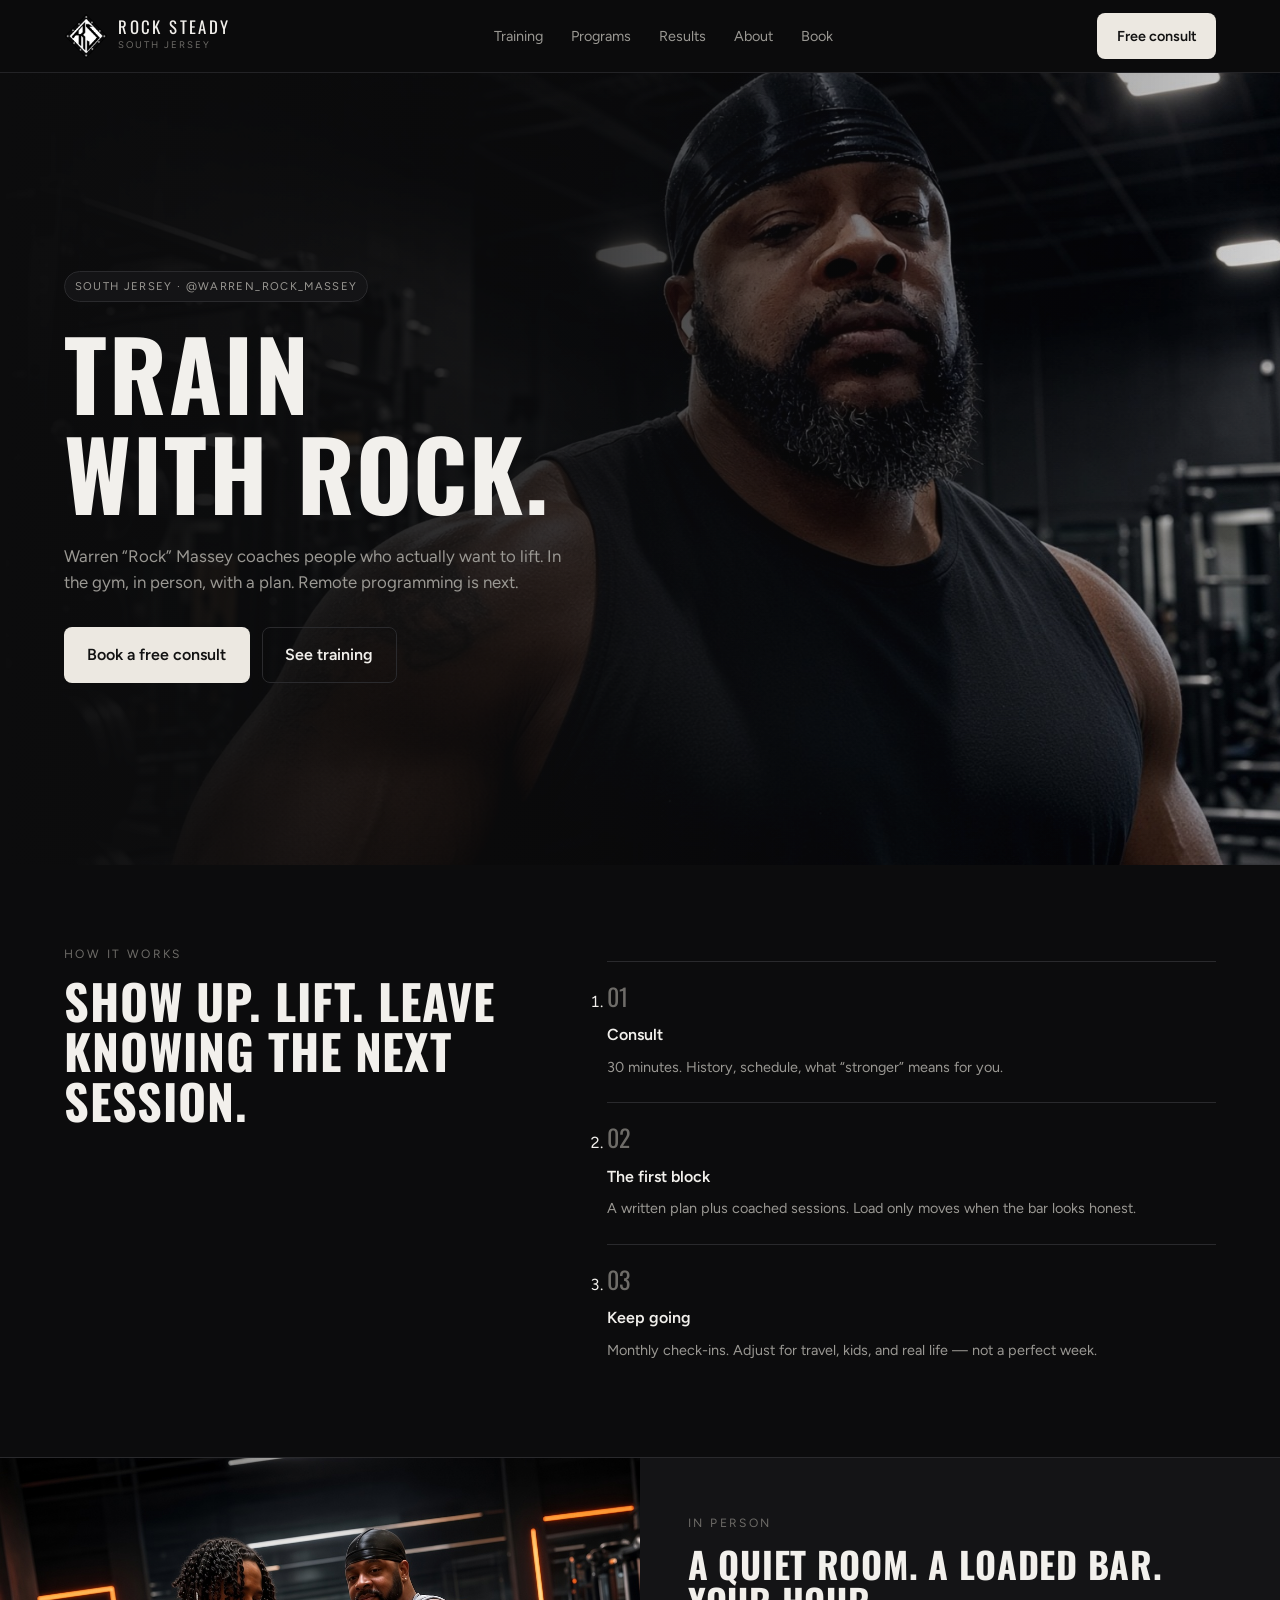
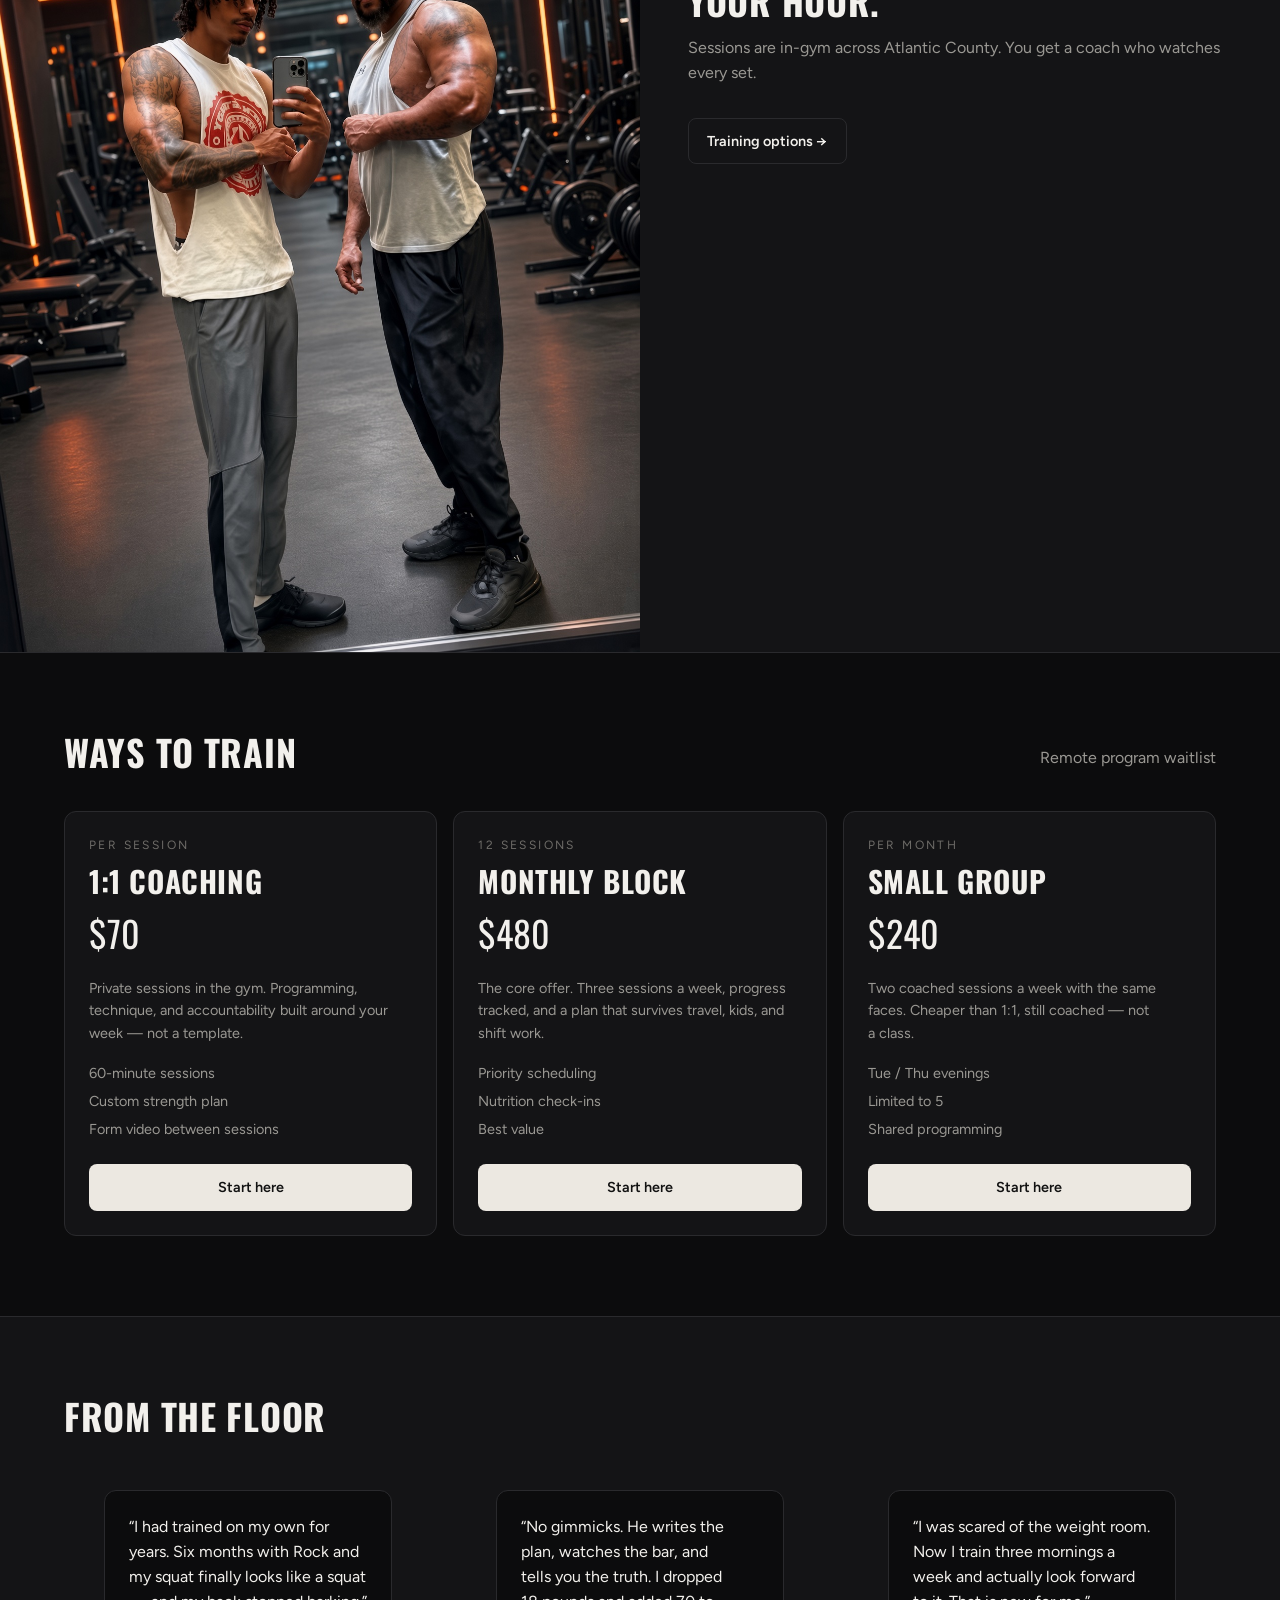
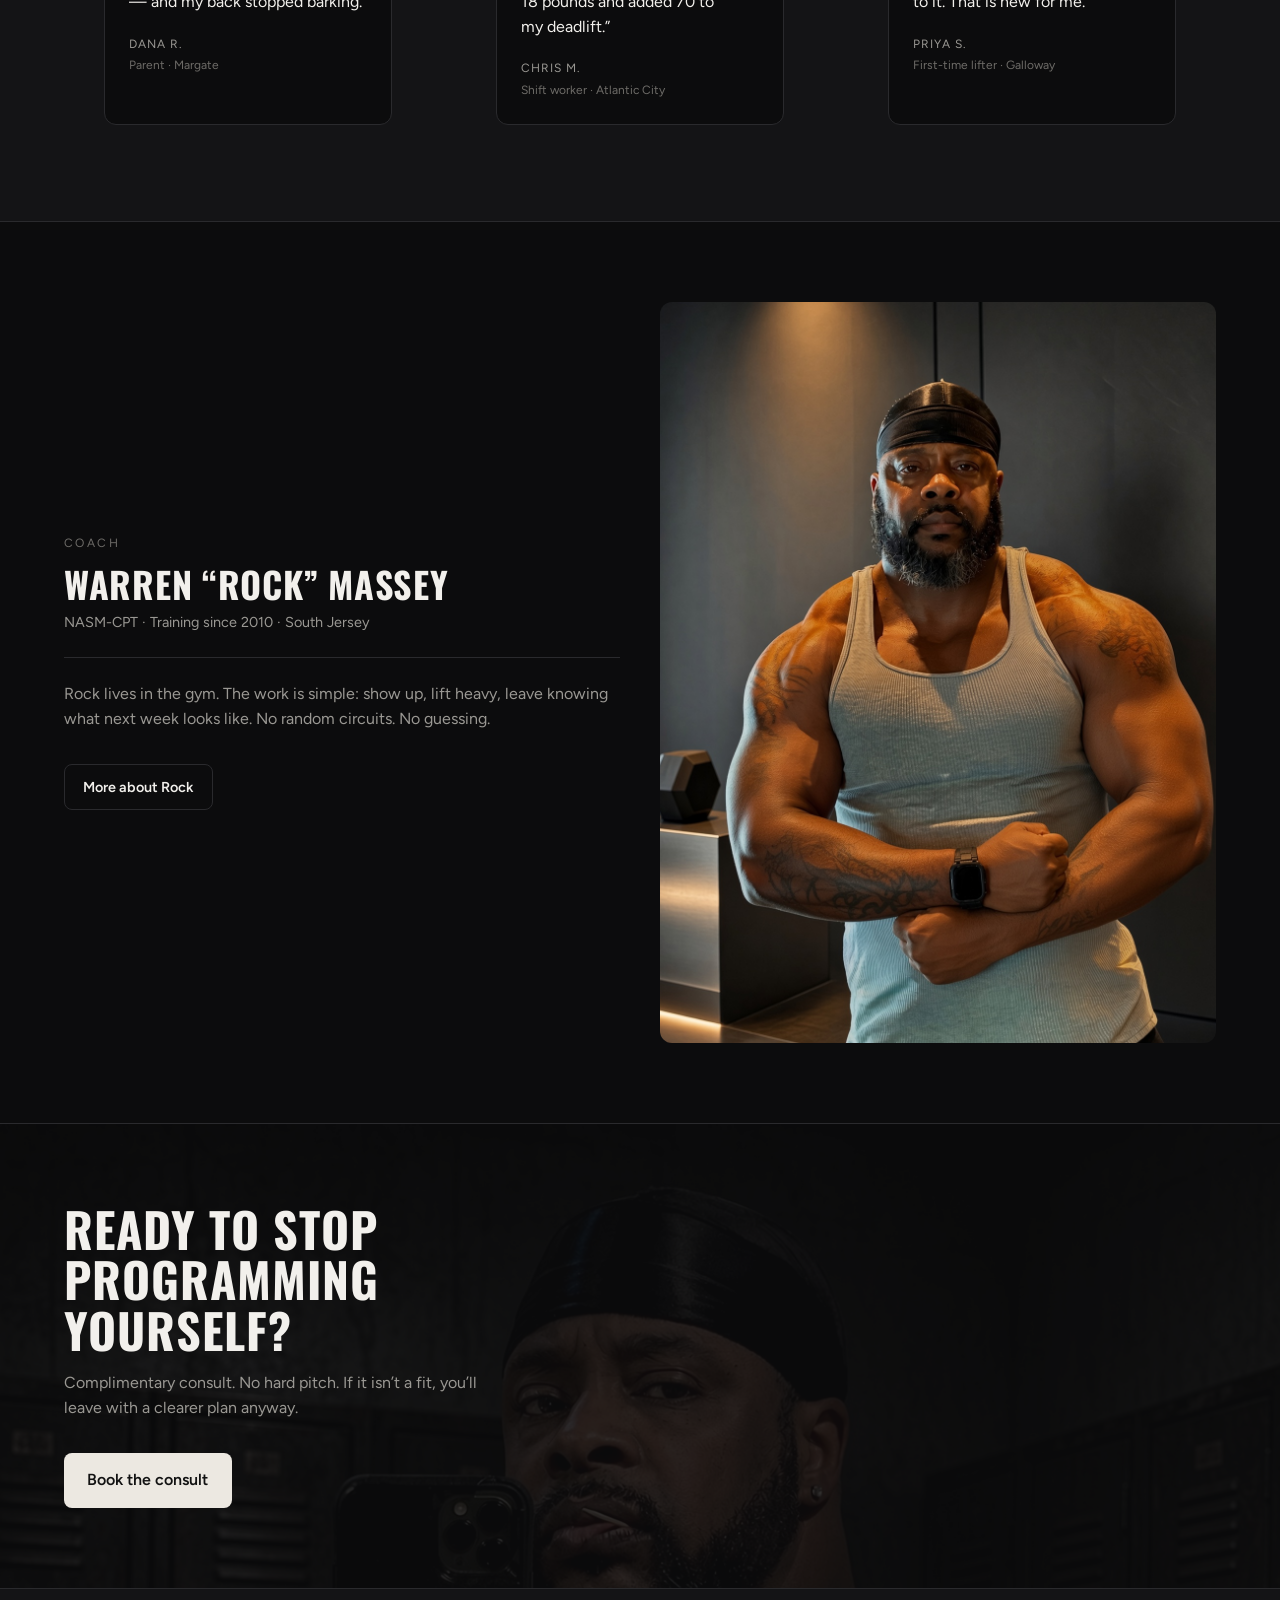
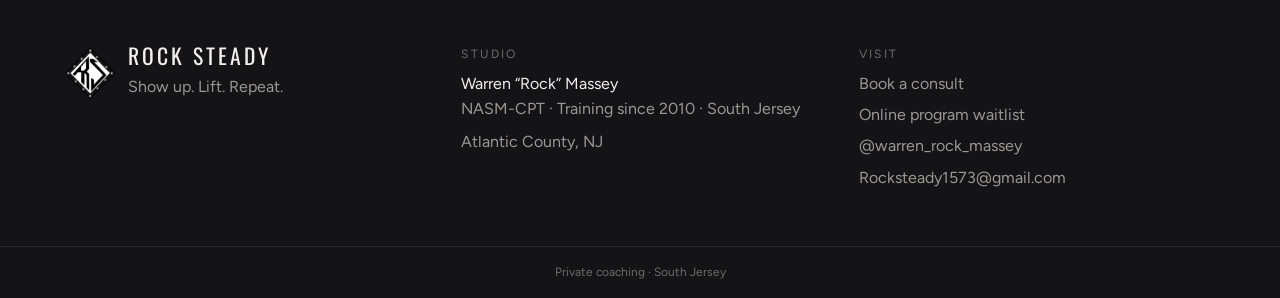
<file: index.html>
<!DOCTYPE html>
<html lang="en">
  <head>
    <meta charset="UTF-8" />
    <meta name="viewport" content="width=device-width, initial-scale=1" />
    <title>ROCK — Warren Massey</title>
    <meta
      name="description"
      content="Personal training with Warren “Rock” Massey in South Jersey. 1:1 sessions, small groups, and a coming remote program."
    />
    <link rel="icon" href="favicon.svg" type="image/svg+xml" />
    <link rel="preconnect" href="https://fonts.googleapis.com" />
    <link rel="preconnect" href="https://fonts.gstatic.com" crossorigin />
    <link
      href="https://fonts.googleapis.com/css2?family=Figtree:wght@400;500;600&family=Oswald:wght@500;600&display=swap"
      rel="stylesheet"
    />
    <link rel="stylesheet" href="css/styles.css" />
  </head>
  <body data-page="index">
    <header class="site-header" data-site-header></header>

    <main>
      <section class="hero">
        <img src="images/rock-hero-wide.jpg" alt="Warren Rock Massey in the gym" />
        <div class="hero-shade"></div>
        <div class="hero-copy wrap">
          <span class="badge">South Jersey · @warren_rock_massey</span>
          <h1>Train<br />with Rock.</h1>
          <p class="lede">
            Warren “Rock” Massey coaches people who actually want to lift. In the
            gym, in person, with a plan. Remote programming is next.
          </p>
          <div class="hero-actions">
            <a class="btn btn-lg" href="book.html">Book a free consult</a>
            <a class="btn btn-lg btn-outline" href="training.html">See training</a>
          </div>
        </div>
      </section>

      <section class="reveal section">
        <div class="wrap section-split">
          <div>
            <p class="kicker">How it works</p>
            <h2 style="margin-top: 0.75rem; font-size: clamp(2rem, 5vw, 3rem)">
              Show up. Lift. Leave knowing the next session.
            </h2>
          </div>
          <ol class="steps">
            <li class="step">
              <p class="step-n">01</p>
              <p style="margin-top: 0.5rem; font-weight: 600">Consult</p>
              <p class="muted" style="margin-top: 0.5rem; font-size: 0.9rem">
                30 minutes. History, schedule, what “stronger” means for you.
              </p>
            </li>
            <li class="step">
              <p class="step-n">02</p>
              <p style="margin-top: 0.5rem; font-weight: 600">The first block</p>
              <p class="muted" style="margin-top: 0.5rem; font-size: 0.9rem">
                A written plan plus coached sessions. Load only moves when the bar looks honest.
              </p>
            </li>
            <li class="step">
              <p class="step-n">03</p>
              <p style="margin-top: 0.5rem; font-weight: 600">Keep going</p>
              <p class="muted" style="margin-top: 0.5rem; font-size: 0.9rem">
                Monthly check-ins. Adjust for travel, kids, and real life — not a perfect week.
              </p>
            </li>
          </ol>
        </div>
      </section>

      <section class="reveal band">
        <div class="band-grid">
          <img src="images/rock-session.jpg" alt="Rock on the gym floor with a client" />
          <div class="band-copy">
            <p class="kicker">In person</p>
            <h2 style="margin-top: 0.75rem; font-size: 2.25rem">
              A quiet room. A loaded bar. Your hour.
            </h2>
            <p class="muted" style="margin-top: 1rem">
              Sessions are in-gym across Atlantic County. You get a coach who watches every set.
            </p>
            <a class="btn btn-outline" href="training.html" style="margin-top: 2rem">Training options →</a>
          </div>
        </div>
      </section>

      <section class="reveal section">
        <div class="wrap">
          <div style="display: flex; justify-content: space-between; align-items: end; gap: 1.5rem">
            <h2 style="font-size: 2.25rem">Ways to train</h2>
            <a class="muted desktop-only" href="programs.html">Remote program waitlist</a>
          </div>
          <div class="cards" style="margin-top: 2.5rem">
            <article class="card">
              <p class="kicker">per session</p>
              <h3>1:1 Coaching</h3>
              <p class="price">$70</p>
              <p class="muted" style="margin-top: 1rem; font-size: 0.9rem; flex: 1">
                Private sessions in the gym. Programming, technique, and accountability built around your week — not a template.
              </p>
              <ul>
                <li>60-minute sessions</li>
                <li>Custom strength plan</li>
                <li>Form video between sessions</li>
              </ul>
              <a class="btn" href="book.html">Start here</a>
            </article>
            <article class="card">
              <p class="kicker">12 sessions</p>
              <h3>Monthly Block</h3>
              <p class="price">$480</p>
              <p class="muted" style="margin-top: 1rem; font-size: 0.9rem; flex: 1">
                The core offer. Three sessions a week, progress tracked, and a plan that survives travel, kids, and shift work.
              </p>
              <ul>
                <li>Priority scheduling</li>
                <li>Nutrition check-ins</li>
                <li>Best value</li>
              </ul>
              <a class="btn" href="book.html">Start here</a>
            </article>
            <article class="card">
              <p class="kicker">per month</p>
              <h3>Small Group</h3>
              <p class="price">$240</p>
              <p class="muted" style="margin-top: 1rem; font-size: 0.9rem; flex: 1">
                Two coached sessions a week with the same faces. Cheaper than 1:1, still coached — not a class.
              </p>
              <ul>
                <li>Tue / Thu evenings</li>
                <li>Limited to 5</li>
                <li>Shared programming</li>
              </ul>
              <a class="btn" href="book.html">Start here</a>
            </article>
          </div>
        </div>
      </section>

      <section class="reveal band">
        <div class="wrap section">
          <h2 style="font-size: 2.25rem">From the floor</h2>
          <div class="quotes" style="margin-top: 2.5rem">
            <blockquote class="quote">
              <p>“I had trained on my own for years. Six months with Rock and my squat finally looks like a squat — and my back stopped barking.”</p>
              <footer>Dana R.<span>Parent · Margate</span></footer>
            </blockquote>
            <blockquote class="quote">
              <p>“No gimmicks. He writes the plan, watches the bar, and tells you the truth. I dropped 18 pounds and added 70 to my deadlift.”</p>
              <footer>Chris M.<span>Shift worker · Atlantic City</span></footer>
            </blockquote>
            <blockquote class="quote">
              <p>“I was scared of the weight room. Now I train three mornings a week and actually look forward to it. That is new for me.”</p>
              <footer>Priya S.<span>First-time lifter · Galloway</span></footer>
            </blockquote>
          </div>
        </div>
      </section>

      <section class="reveal section">
        <div class="wrap coach-row">
          <div>
            <p class="kicker">Coach</p>
            <h2 style="margin-top: 0.75rem; font-size: 2.25rem">Warren “Rock” Massey</h2>
            <p class="muted" style="margin-top: 0.5rem; font-size: 0.9rem">NASM-CPT · Training since 2010 · South Jersey</p>
            <hr class="rule" />
            <p class="muted">
              Rock lives in the gym. The work is simple: show up, lift heavy, leave knowing what next week looks like. No random circuits. No guessing.
            </p>
            <a class="btn btn-outline" href="about.html" style="margin-top: 2rem">More about Rock</a>
          </div>
          <img src="images/rock-coach.jpg" alt="Warren Rock Massey, strength coach" />
        </div>
      </section>

      <section class="reveal cta">
        <img src="images/rock-tank.jpg" alt="" />
        <div class="cta-shade"></div>
        <div class="wrap">
          <h2>Ready to stop programming yourself?</h2>
          <p class="muted" style="margin-top: 1rem; max-width: 28rem">
            Complimentary consult. No hard pitch. If it isn’t a fit, you’ll leave with a clearer plan anyway.
          </p>
          <a class="btn btn-lg" href="book.html" style="margin-top: 2rem">Book the consult</a>
        </div>
      </section>
    </main>

    <footer class="site-footer" data-site-footer></footer>
    <script src="js/site.js"></script>
  </body>
</html>
</file>
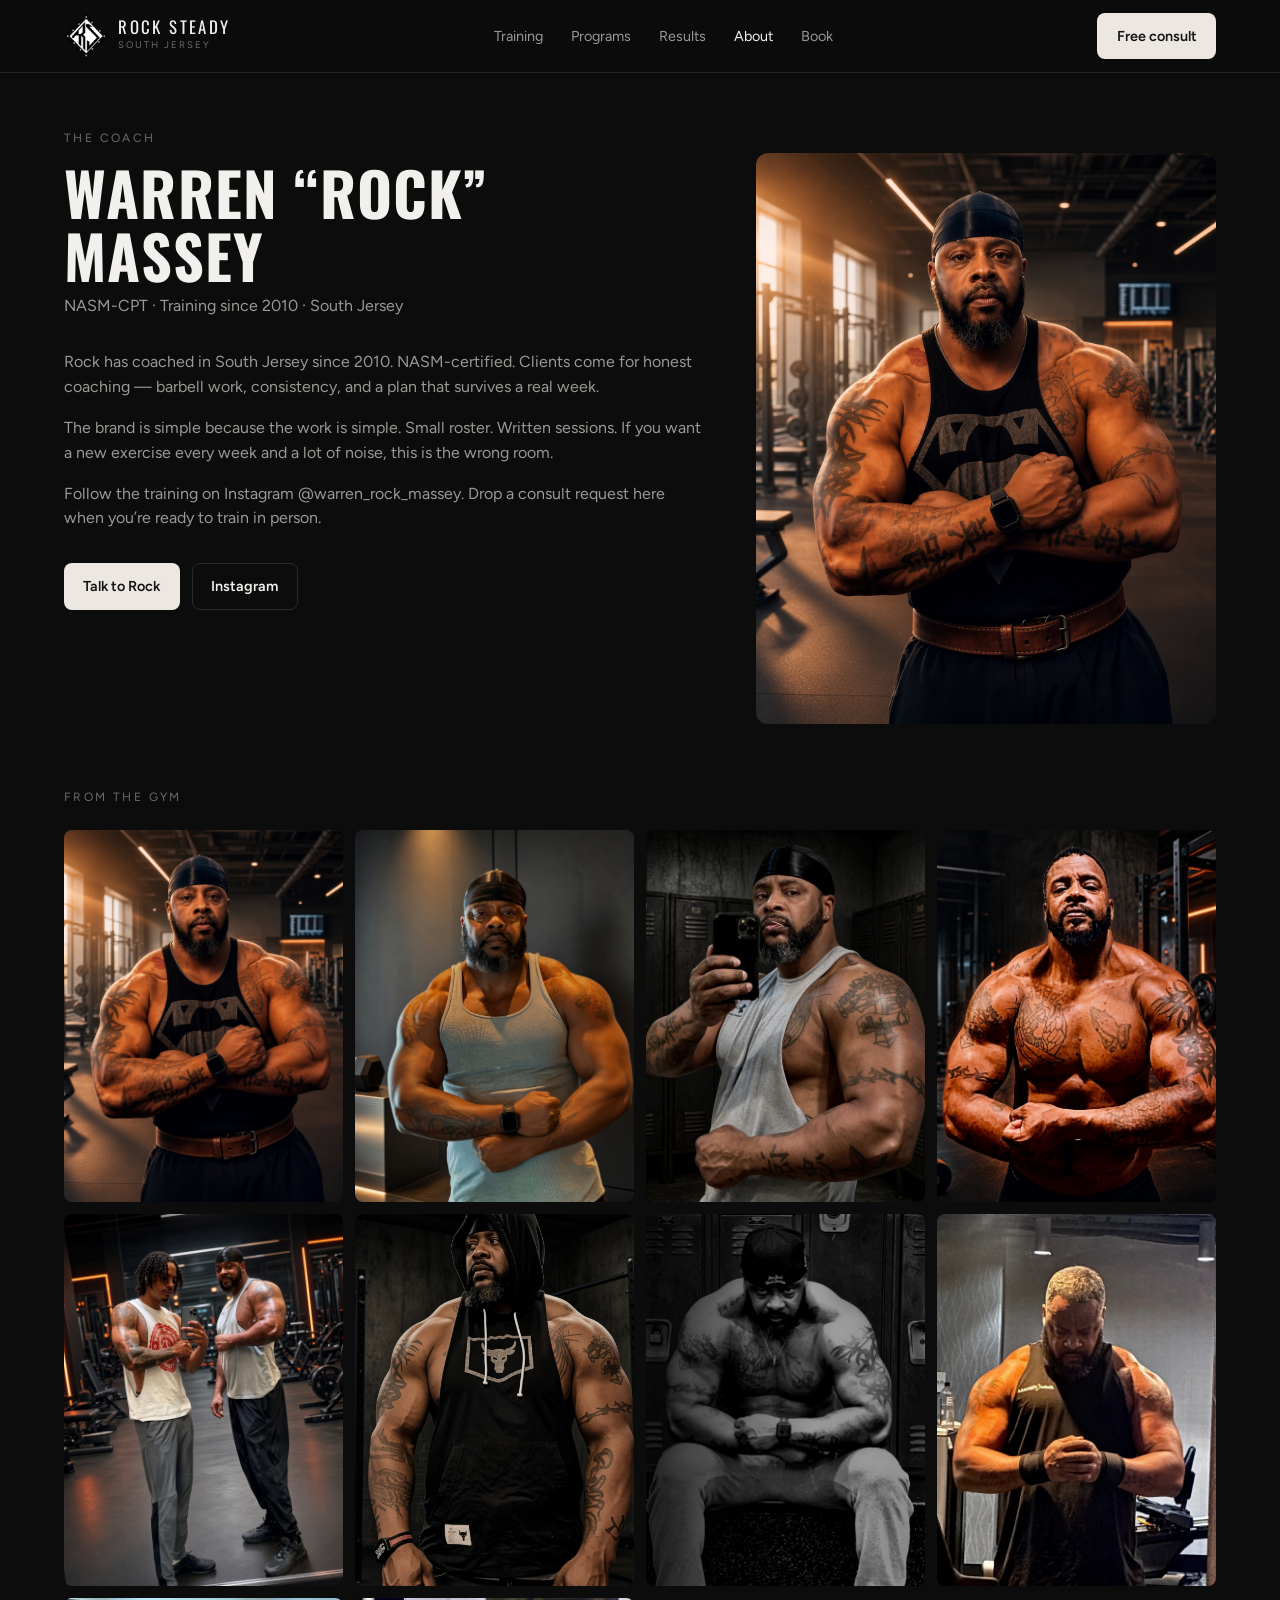
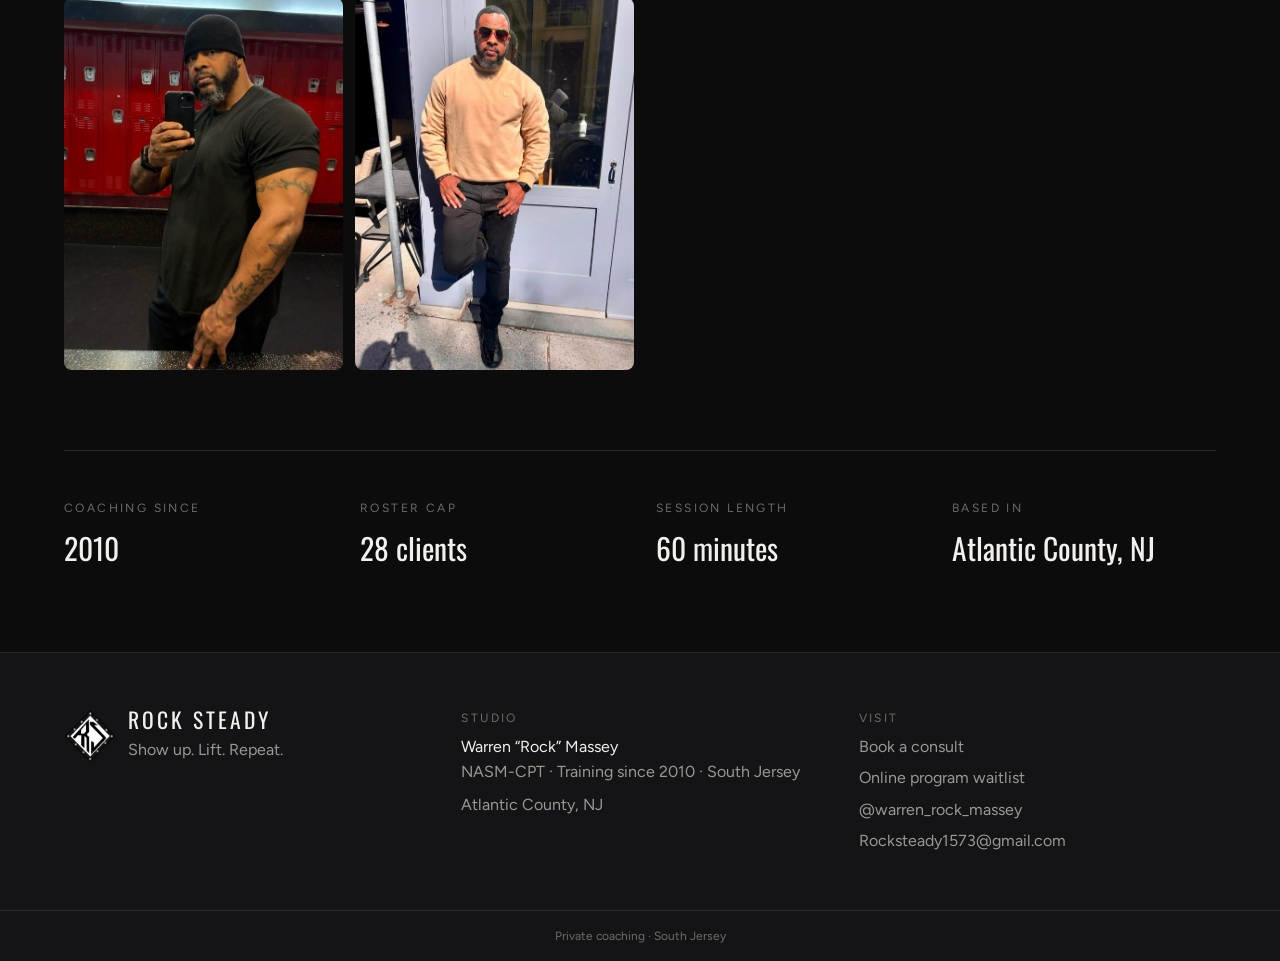
<file: about.html>
<!DOCTYPE html>
<html lang="en">
  <head>
    <meta charset="UTF-8" />
    <meta name="viewport" content="width=device-width, initial-scale=1" />
    <title>About — ROCK</title>
    <link rel="icon" href="favicon.svg" type="image/svg+xml" />
    <link rel="preconnect" href="https://fonts.googleapis.com" />
    <link rel="preconnect" href="https://fonts.gstatic.com" crossorigin />
    <link href="https://fonts.googleapis.com/css2?family=Figtree:wght@400;500;600&family=Oswald:wght@500;600&display=swap" rel="stylesheet" />
    <link rel="stylesheet" href="css/styles.css" />
  </head>
  <body data-page="about">
    <header class="site-header" data-site-header></header>
    <main class="page">
      <div class="wrap">
        <div class="page-grid">
          <div>
            <p class="kicker">The coach</p>
            <h1>Warren “Rock” Massey</h1>
            <p class="muted" style="margin-top: 0.5rem">NASM-CPT · Training since 2010 · South Jersey</p>
            <div class="muted" style="margin-top: 2rem; display: grid; gap: 1rem">
              <p>Rock has coached in South Jersey since 2010. NASM-certified. Clients come for honest coaching — barbell work, consistency, and a plan that survives a real week.</p>
              <p>The brand is simple because the work is simple. Small roster. Written sessions. If you want a new exercise every week and a lot of noise, this is the wrong room.</p>
              <p>Follow the training on Instagram @warren_rock_massey. Drop a consult request here when you’re ready to train in person.</p>
            </div>
            <div style="display: flex; flex-wrap: wrap; gap: 0.75rem; margin-top: 2rem">
              <a class="btn" href="book.html">Talk to Rock</a>
              <a class="btn btn-outline" href="https://www.instagram.com/warren_rock_massey/" target="_blank" rel="noreferrer">Instagram</a>
            </div>
          </div>
          <img src="images/rock-lockers.jpg" alt="Warren Rock Massey after training" style="width:100%;border-radius:12px;object-fit:cover;object-position:top;margin-top:1.5rem" />
        </div>

        <p class="kicker" style="margin-top: 4rem">From the gym</p>
        <div class="gallery">
          <img src="images/rock-lockers.jpg" alt="Rock after a session, red lockers" />
          <img src="images/rock-coach.jpg" alt="Rock in the gym" />
          <img src="images/rock-tank.jpg" alt="Rock training" />
          <img src="images/rock-physique.jpg" alt="Rock, physique" />
          <img src="images/rock-session.jpg" alt="Training on the gym floor" />
          <img src="images/rock-hood.jpg" alt="Rock in a sleeveless hoodie" />
          <img src="images/rock-lockers-bw.jpg" alt="Rock, black and white portrait" />
          <img src="images/rock-phone-gym.jpg" alt="Rock focused between sets" />
          <img src="images/rock-beanie.jpg" alt="Rock between sets" />
          <img src="images/rock-street.jpg" alt="Rock outside the gym" />
        </div>

        <div class="stats" style="grid-template-columns: repeat(auto-fit, minmax(10rem, 1fr))">
          <div>
            <p class="kicker">Coaching since</p>
            <p>2010</p>
          </div>
          <div>
            <p class="kicker">Roster cap</p>
            <p>28 clients</p>
          </div>
          <div>
            <p class="kicker">Session length</p>
            <p>60 minutes</p>
          </div>
          <div>
            <p class="kicker">Based in</p>
            <p>Atlantic County, NJ</p>
          </div>
        </div>
      </div>
    </main>
    <footer class="site-footer" data-site-footer></footer>
    <script src="js/site.js"></script>
  </body>
</html>
</file>
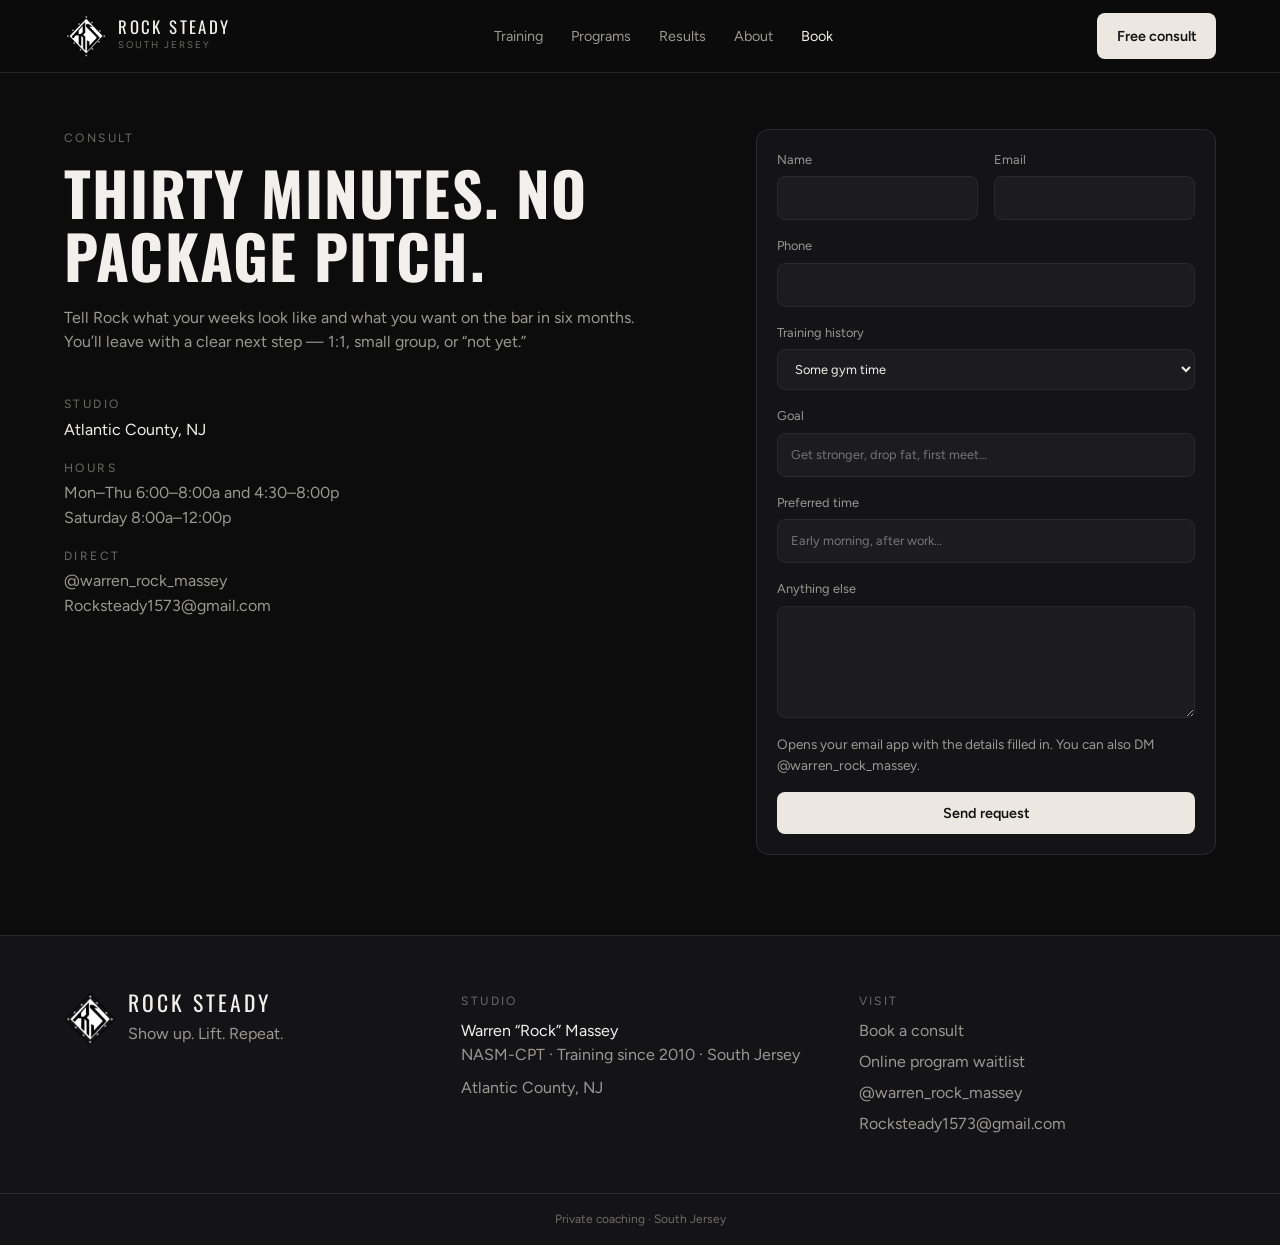
<file: book.html>
<!DOCTYPE html>
<html lang="en">
  <head>
    <meta charset="UTF-8" />
    <meta name="viewport" content="width=device-width, initial-scale=1" />
    <title>Book — ROCK</title>
    <link rel="icon" href="favicon.svg" type="image/svg+xml" />
    <link rel="preconnect" href="https://fonts.googleapis.com" />
    <link rel="preconnect" href="https://fonts.gstatic.com" crossorigin />
    <link href="https://fonts.googleapis.com/css2?family=Figtree:wght@400;500;600&family=Oswald:wght@500;600&display=swap" rel="stylesheet" />
    <link rel="stylesheet" href="css/styles.css" />
  </head>
  <body data-page="book">
    <header class="site-header" data-site-header></header>
    <main class="page">
      <div class="wrap page-grid">
        <div>
          <p class="kicker">Consult</p>
          <h1>Thirty minutes. No package pitch.</h1>
          <p class="page-lede">
            Tell Rock what your weeks look like and what you want on the bar in six months. You’ll leave with a clear next step — 1:1, small group, or “not yet.”
          </p>
          <dl class="muted" style="margin-top: 2.5rem">
            <div style="margin-bottom: 1rem">
              <dt class="kicker">Studio</dt>
              <dd style="margin: 0.25rem 0 0; color: var(--fg)">Atlantic County, NJ</dd>
            </div>
            <div style="margin-bottom: 1rem">
              <dt class="kicker">Hours</dt>
              <dd style="margin: 0.25rem 0 0">Mon–Thu 6:00–8:00a and 4:30–8:00p<br />Saturday 8:00a–12:00p</dd>
            </div>
            <div>
              <dt class="kicker">Direct</dt>
              <dd style="margin: 0.25rem 0 0">
                <a href="https://www.instagram.com/warren_rock_massey/">@warren_rock_massey</a><br />
                <a href="mailto:Rocksteady1573@gmail.com">Rocksteady1573@gmail.com</a>
              </dd>
            </div>
          </dl>
        </div>

        <div>
          <form class="form" data-mailto-form data-subject="Consult request — ROCK">
            <div class="form-row">
              <label>Name<input name="Name" required autocomplete="name" /></label>
              <label>Email<input name="Email" type="email" required autocomplete="email" /></label>
            </div>
            <label>Phone<input name="Phone" type="tel" autocomplete="tel" /></label>
            <label>
              Training history
              <select name="Experience">
                <option value="new">New to lifting</option>
                <option value="some" selected>Some gym time</option>
                <option value="solid">Consistent already</option>
              </select>
            </label>
            <label>Goal<input name="Goal" placeholder="Get stronger, drop fat, first meet…" /></label>
            <label>Preferred time<input name="Preferred time" placeholder="Early morning, after work…" /></label>
            <label>Anything else<textarea name="Message"></textarea></label>
            <p class="form-note">Opens your email app with the details filled in. You can also DM @warren_rock_massey.</p>
            <button class="btn btn-full" type="submit">Send request</button>
          </form>
          <div class="ok">
            <p style="font-family: var(--display); font-size: 1.85rem">You're on the list.</p>
            <p class="muted" style="margin-top: 0.75rem">Finish sending the email if your mail app opened. Rock will follow up.</p>
          </div>
        </div>
      </div>
    </main>
    <footer class="site-footer" data-site-footer></footer>
    <script src="js/site.js"></script>
  </body>
</html>
</file>
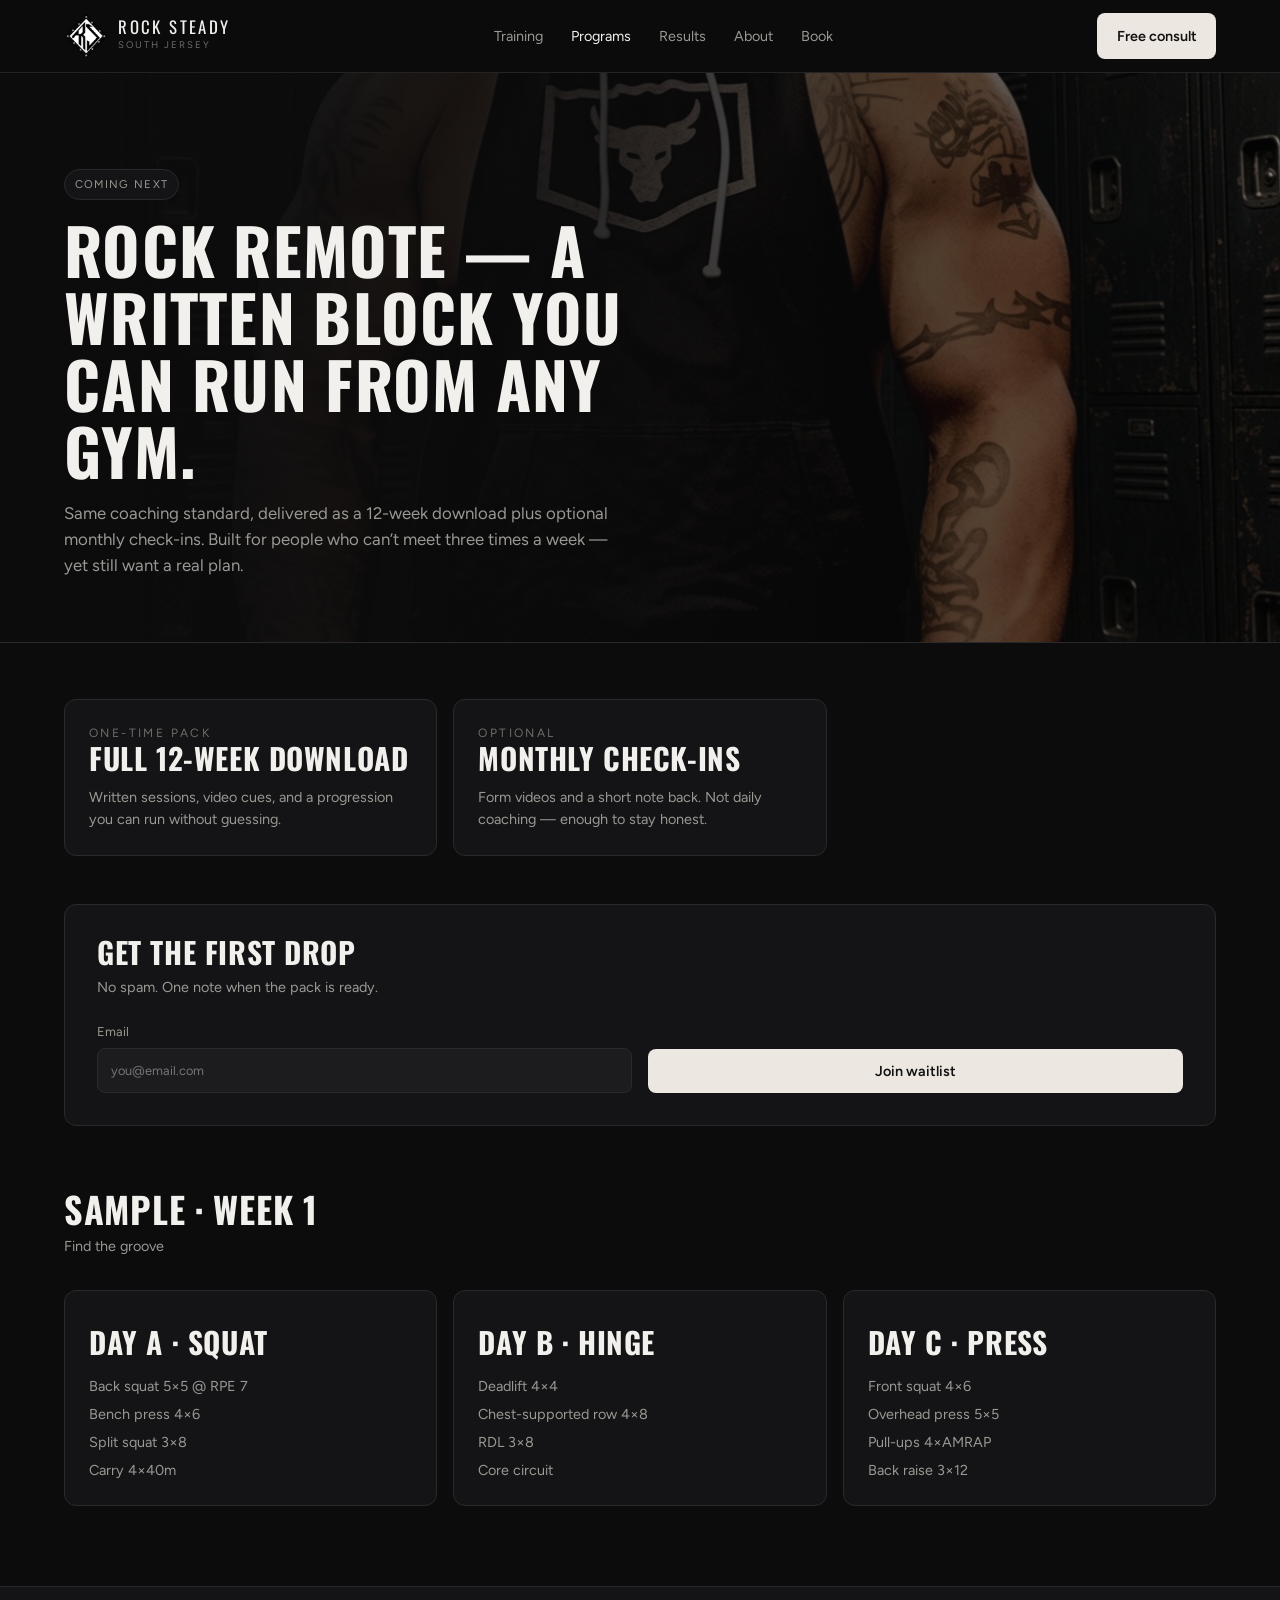
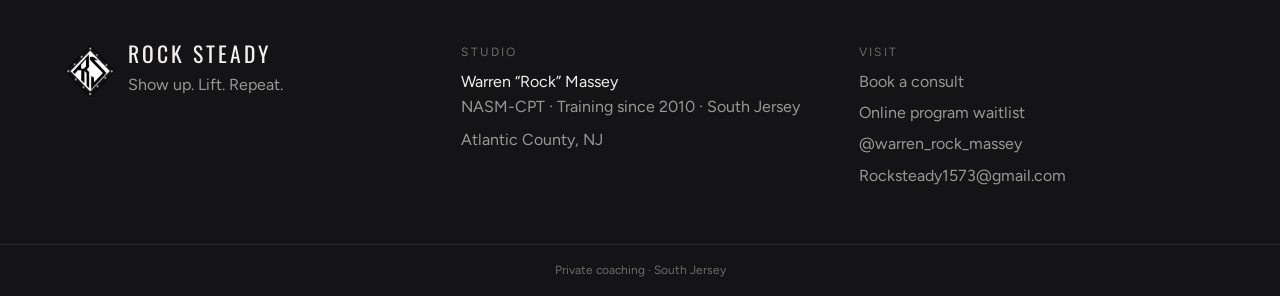
<file: programs.html>
<!DOCTYPE html>
<html lang="en">
  <head>
    <meta charset="UTF-8" />
    <meta name="viewport" content="width=device-width, initial-scale=1" />
    <title>Programs — ROCK</title>
    <link rel="icon" href="favicon.svg" type="image/svg+xml" />
    <link rel="preconnect" href="https://fonts.googleapis.com" />
    <link rel="preconnect" href="https://fonts.gstatic.com" crossorigin />
    <link href="https://fonts.googleapis.com/css2?family=Figtree:wght@400;500;600&family=Oswald:wght@500;600&display=swap" rel="stylesheet" />
    <link rel="stylesheet" href="css/styles.css" />
  </head>
  <body data-page="programs">
    <header class="site-header" data-site-header></header>
    <main>
      <section class="page-hero">
        <img src="images/rock-programs-hero.jpg" alt="Warren Rock Massey between sessions" />
        <div class="page-hero-shade"></div>
        <div class="page-hero-copy wrap">
          <span class="badge">Coming next</span>
          <h1>Rock Remote — a written block you can run from any gym.</h1>
          <p class="lede">
            Same coaching standard, delivered as a 12-week download plus optional monthly check-ins. Built for people who can’t meet three times a week — yet still want a real plan.
          </p>
        </div>
      </section>

      <div class="page">
      <div class="wrap">
        <div class="cards">
          <article class="card">
            <p class="kicker">One-time pack</p>
            <h2 style="font-size: 1.85rem">Full 12-week download</h2>
            <p class="muted" style="margin-top: 0.75rem; font-size: 0.9rem">Written sessions, video cues, and a progression you can run without guessing.</p>
          </article>
          <article class="card">
            <p class="kicker">Optional</p>
            <h2 style="font-size: 1.85rem">Monthly check-ins</h2>
            <p class="muted" style="margin-top: 0.75rem; font-size: 0.9rem">Form videos and a short note back. Not daily coaching — enough to stay honest.</p>
          </article>
        </div>

        <section class="card" style="margin-top: 3rem; padding: 2rem">
          <h2 style="font-size: 1.85rem">Get the first drop</h2>
          <p class="muted" style="margin: 0.5rem 0 1.5rem; max-width: 32rem; font-size: 0.9rem">
            No spam. One note when the pack is ready.
          </p>
          <form class="form" data-mailto-form data-subject="Rock Remote waitlist" style="padding:0;border:0;background:transparent">
            <div class="form-row">
              <label>Email<input name="Email" type="email" required placeholder="you@email.com" /></label>
              <button class="btn" type="submit" style="align-self:end;height:2.7rem">Join waitlist</button>
            </div>
          </form>
          <div class="ok">You’re on the waitlist. Finish sending the email if your mail app opened.</div>
        </section>

        <section style="margin-top: 4rem">
          <h2 style="font-size: 2.25rem">Sample · Week 1</h2>
          <p class="muted" style="margin-top: 0.5rem; font-size: 0.9rem">Find the groove</p>
          <div class="cards" style="margin-top: 2rem">
            <article class="card">
              <h3>Day A · Squat</h3>
              <ul>
                <li>Back squat 5×5 @ RPE 7</li>
                <li>Bench press 4×6</li>
                <li>Split squat 3×8</li>
                <li>Carry 4×40m</li>
              </ul>
            </article>
            <article class="card">
              <h3>Day B · Hinge</h3>
              <ul>
                <li>Deadlift 4×4</li>
                <li>Chest-supported row 4×8</li>
                <li>RDL 3×8</li>
                <li>Core circuit</li>
              </ul>
            </article>
            <article class="card">
              <h3>Day C · Press</h3>
              <ul>
                <li>Front squat 4×6</li>
                <li>Overhead press 5×5</li>
                <li>Pull-ups 4×AMRAP</li>
                <li>Back raise 3×12</li>
              </ul>
            </article>
          </div>
        </section>
      </div>
      </div>
    </main>
    <footer class="site-footer" data-site-footer></footer>
    <script src="js/site.js"></script>
  </body>
</html>
</file>
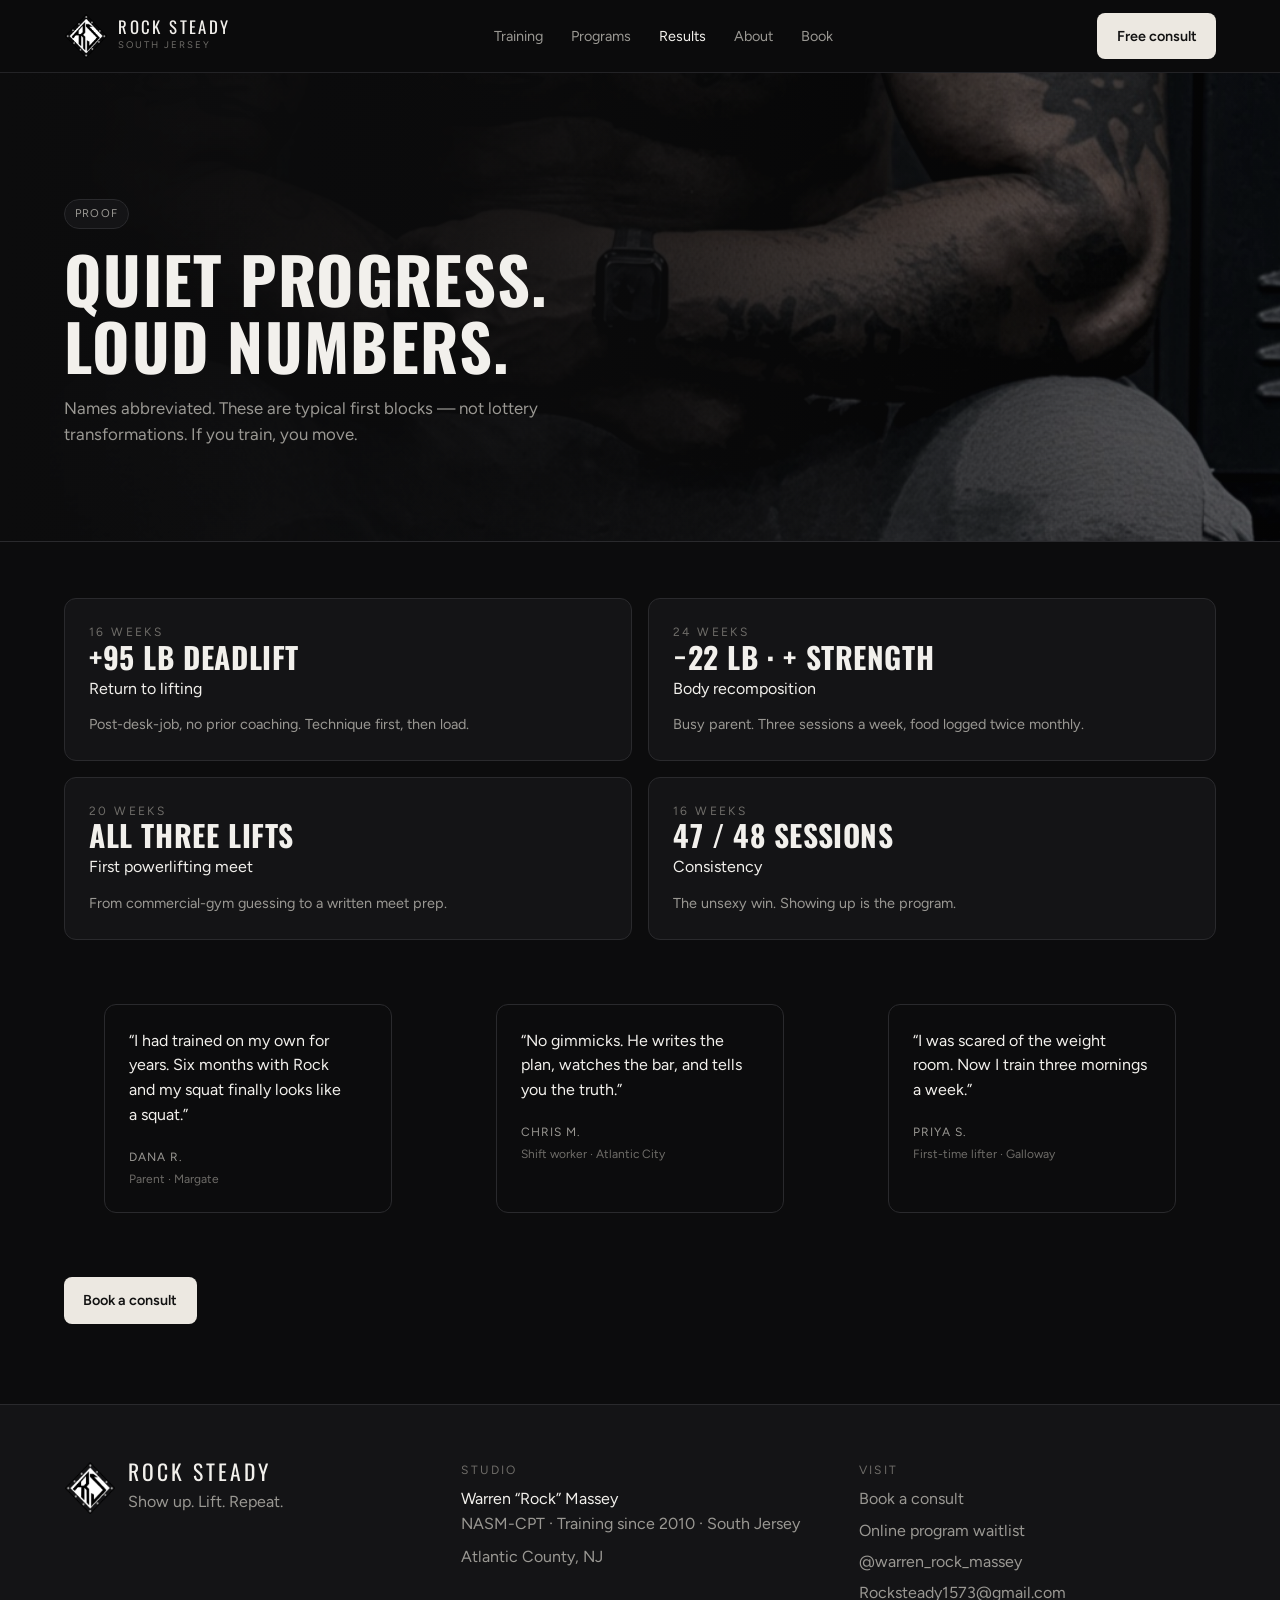
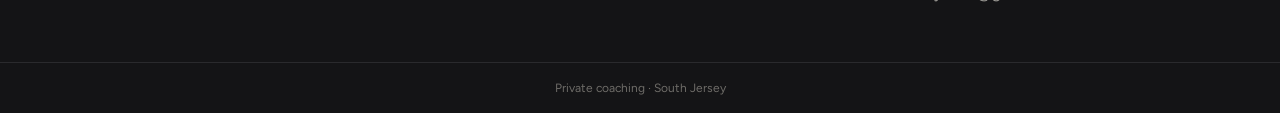
<file: results.html>
<!DOCTYPE html>
<html lang="en">
  <head>
    <meta charset="UTF-8" />
    <meta name="viewport" content="width=device-width, initial-scale=1" />
    <title>Results — ROCK</title>
    <link rel="icon" href="favicon.svg" type="image/svg+xml" />
    <link rel="preconnect" href="https://fonts.googleapis.com" />
    <link rel="preconnect" href="https://fonts.gstatic.com" crossorigin />
    <link href="https://fonts.googleapis.com/css2?family=Figtree:wght@400;500;600&family=Oswald:wght@500;600&display=swap" rel="stylesheet" />
    <link rel="stylesheet" href="css/styles.css" />
  </head>
  <body data-page="results">
    <header class="site-header" data-site-header></header>
    <main>
      <section class="page-hero">
        <img src="images/rock-results-hero.jpg" alt="Warren Rock Massey after training" />
        <div class="page-hero-shade"></div>
        <div class="page-hero-copy wrap">
          <span class="badge">Proof</span>
          <h1>Quiet progress. Loud numbers.</h1>
          <p class="lede">
            Names abbreviated. These are typical first blocks — not lottery transformations. If you train, you move.
          </p>
        </div>
      </section>

      <div class="page">
      <div class="wrap">
        <div class="cards cards-2">
          <article class="card">
            <p class="kicker">16 weeks</p>
            <h2 style="font-size: 1.85rem">+95 lb deadlift</h2>
            <p style="margin-top: 0.25rem">Return to lifting</p>
            <p class="muted" style="margin-top: 0.75rem; font-size: 0.9rem">Post-desk-job, no prior coaching. Technique first, then load.</p>
          </article>
          <article class="card">
            <p class="kicker">24 weeks</p>
            <h2 style="font-size: 1.85rem">−22 lb · + strength</h2>
            <p style="margin-top: 0.25rem">Body recomposition</p>
            <p class="muted" style="margin-top: 0.75rem; font-size: 0.9rem">Busy parent. Three sessions a week, food logged twice monthly.</p>
          </article>
          <article class="card">
            <p class="kicker">20 weeks</p>
            <h2 style="font-size: 1.85rem">All three lifts</h2>
            <p style="margin-top: 0.25rem">First powerlifting meet</p>
            <p class="muted" style="margin-top: 0.75rem; font-size: 0.9rem">From commercial-gym guessing to a written meet prep.</p>
          </article>
          <article class="card">
            <p class="kicker">16 weeks</p>
            <h2 style="font-size: 1.85rem">47 / 48 sessions</h2>
            <p style="margin-top: 0.25rem">Consistency</p>
            <p class="muted" style="margin-top: 0.75rem; font-size: 0.9rem">The unsexy win. Showing up is the program.</p>
          </article>
        </div>

        <div class="quotes" style="margin-top: 3rem">
          <blockquote class="quote">
            <p>“I had trained on my own for years. Six months with Rock and my squat finally looks like a squat.”</p>
            <footer>Dana R.<span>Parent · Margate</span></footer>
          </blockquote>
          <blockquote class="quote">
            <p>“No gimmicks. He writes the plan, watches the bar, and tells you the truth.”</p>
            <footer>Chris M.<span>Shift worker · Atlantic City</span></footer>
          </blockquote>
          <blockquote class="quote">
            <p>“I was scared of the weight room. Now I train three mornings a week.”</p>
            <footer>Priya S.<span>First-time lifter · Galloway</span></footer>
          </blockquote>
        </div>

        <a class="btn" href="book.html" style="margin-top: 3rem">Book a consult</a>
      </div>
      </div>
    </main>
    <footer class="site-footer" data-site-footer></footer>
    <script src="js/site.js"></script>
  </body>
</html>
</file>
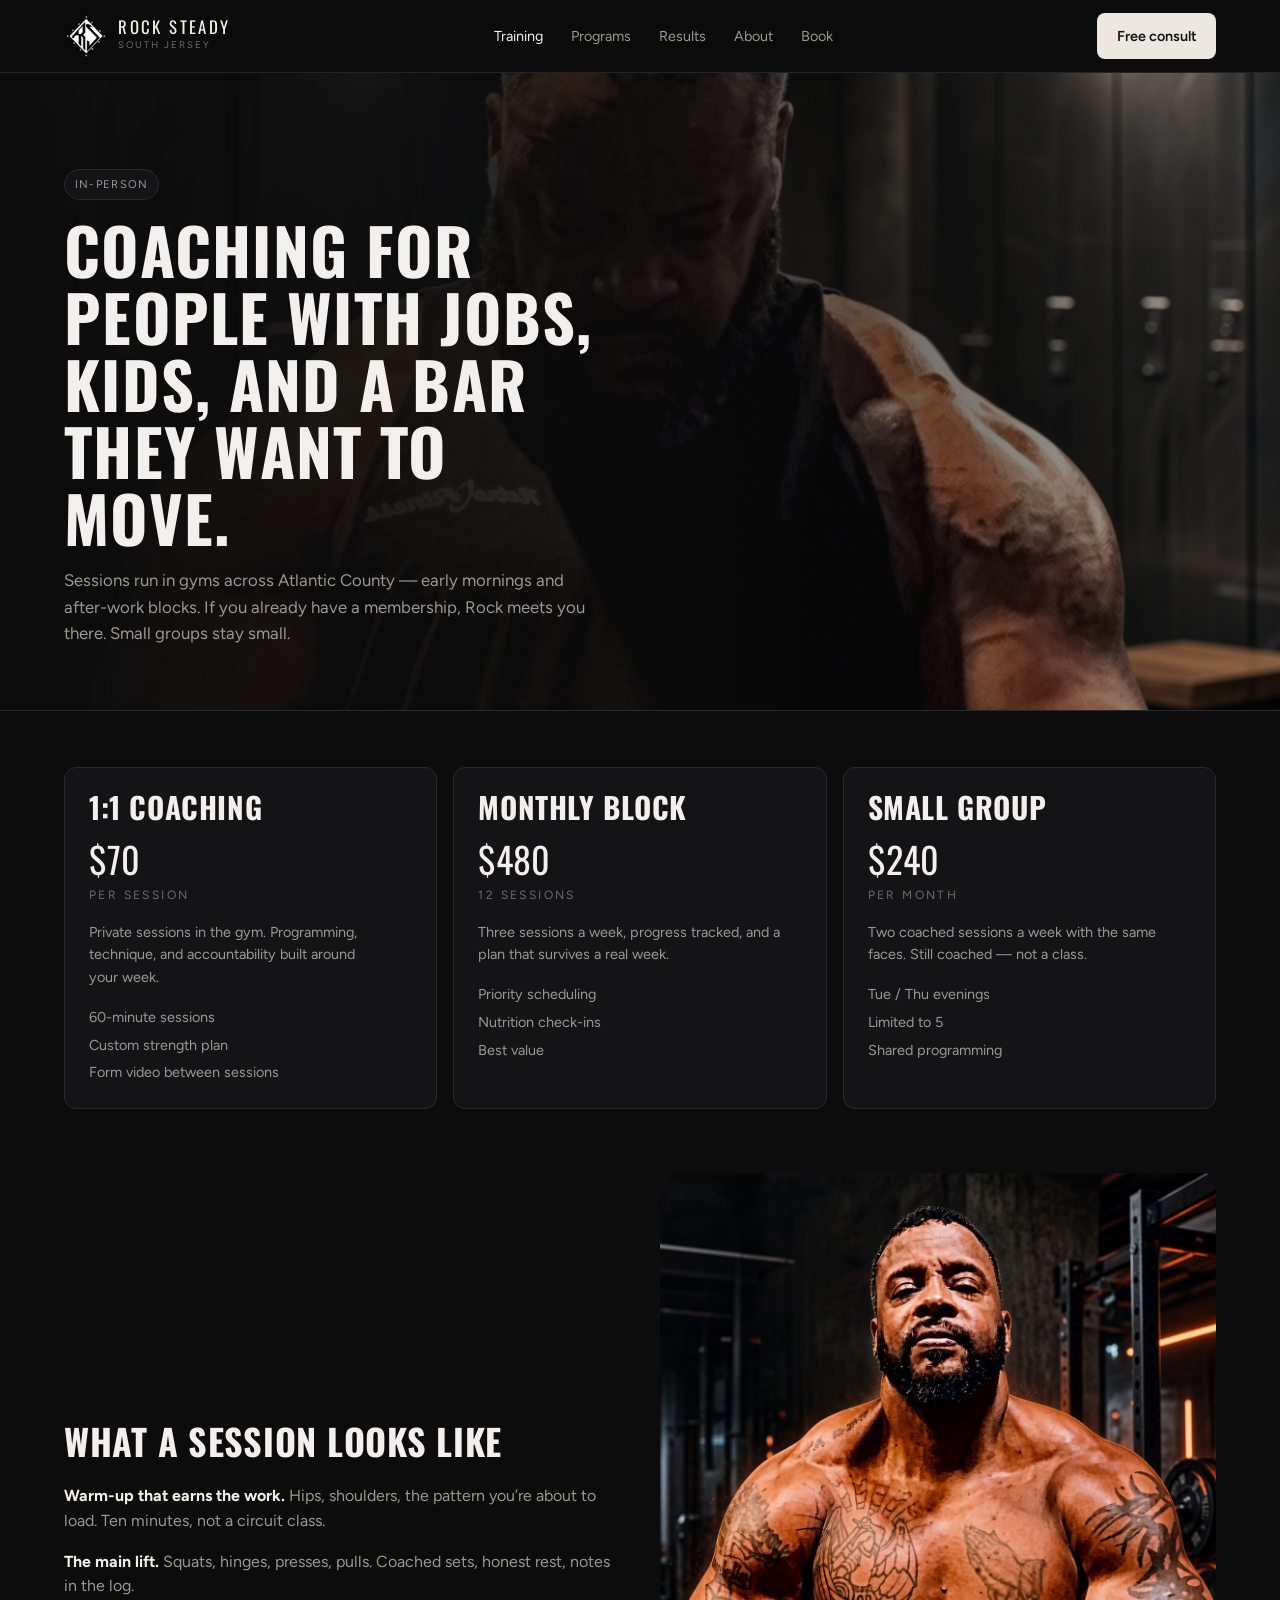
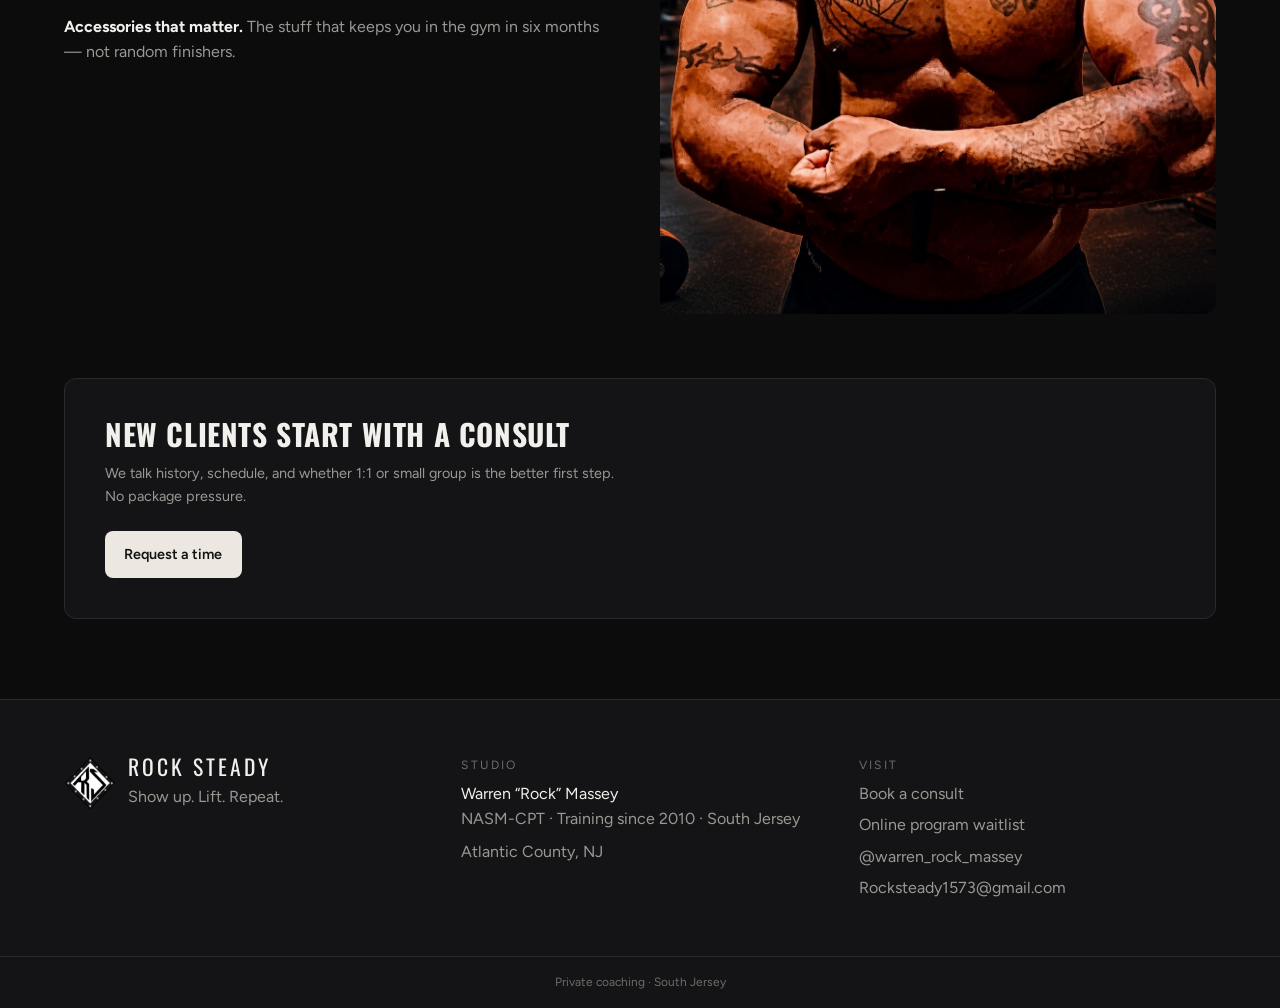
<file: training.html>
<!DOCTYPE html>
<html lang="en">
  <head>
    <meta charset="UTF-8" />
    <meta name="viewport" content="width=device-width, initial-scale=1" />
    <title>Training — ROCK</title>
    <link rel="icon" href="favicon.svg" type="image/svg+xml" />
    <link rel="preconnect" href="https://fonts.googleapis.com" />
    <link rel="preconnect" href="https://fonts.gstatic.com" crossorigin />
    <link href="https://fonts.googleapis.com/css2?family=Figtree:wght@400;500;600&family=Oswald:wght@500;600&display=swap" rel="stylesheet" />
    <link rel="stylesheet" href="css/styles.css" />
  </head>
  <body data-page="training">
    <header class="site-header" data-site-header></header>
    <main>
      <section class="page-hero">
        <img src="images/rock-training-hero.jpg" alt="Warren Rock Massey focused between sets" />
        <div class="page-hero-shade"></div>
        <div class="page-hero-copy wrap">
          <span class="badge">In-person</span>
          <h1>Coaching for people with jobs, kids, and a bar they want to move.</h1>
          <p class="lede">
            Sessions run in gyms across Atlantic County — early mornings and after-work blocks. If you already have a membership, Rock meets you there. Small groups stay small.
          </p>
        </div>
      </section>

      <div class="page">
      <div class="wrap">
        <div class="cards">
          <article class="card">
            <h2 style="font-size: 1.85rem">1:1 Coaching</h2>
            <p class="price">$70</p>
            <p class="kicker">per session</p>
            <p class="muted" style="margin-top: 1rem; font-size: 0.9rem">Private sessions in the gym. Programming, technique, and accountability built around your week.</p>
            <ul>
              <li>60-minute sessions</li>
              <li>Custom strength plan</li>
              <li>Form video between sessions</li>
            </ul>
          </article>
          <article class="card">
            <h2 style="font-size: 1.85rem">Monthly Block</h2>
            <p class="price">$480</p>
            <p class="kicker">12 sessions</p>
            <p class="muted" style="margin-top: 1rem; font-size: 0.9rem">Three sessions a week, progress tracked, and a plan that survives a real week.</p>
            <ul>
              <li>Priority scheduling</li>
              <li>Nutrition check-ins</li>
              <li>Best value</li>
            </ul>
          </article>
          <article class="card">
            <h2 style="font-size: 1.85rem">Small Group</h2>
            <p class="price">$240</p>
            <p class="kicker">per month</p>
            <p class="muted" style="margin-top: 1rem; font-size: 0.9rem">Two coached sessions a week with the same faces. Still coached — not a class.</p>
            <ul>
              <li>Tue / Thu evenings</li>
              <li>Limited to 5</li>
              <li>Shared programming</li>
            </ul>
          </article>
        </div>

        <div class="coach-row" style="margin-top: 4rem">
          <div>
            <h2 style="font-size: 2.25rem">What a session looks like</h2>
            <ul class="muted" style="margin: 1.5rem 0 0; padding: 0; list-style: none">
              <li style="margin-bottom: 1rem"><strong style="color: var(--fg)">Warm-up that earns the work.</strong> Hips, shoulders, the pattern you’re about to load. Ten minutes, not a circuit class.</li>
              <li style="margin-bottom: 1rem"><strong style="color: var(--fg)">The main lift.</strong> Squats, hinges, presses, pulls. Coached sets, honest rest, notes in the log.</li>
              <li><strong style="color: var(--fg)">Accessories that matter.</strong> The stuff that keeps you in the gym in six months — not random finishers.</li>
            </ul>
          </div>
          <img src="images/rock-physique.jpg" alt="Rock, physique from training" />
        </div>

        <div class="card" style="margin-top: 4rem; padding: 2.5rem">
          <h2 style="font-size: 1.85rem">New clients start with a consult</h2>
          <p class="muted" style="margin-top: 0.75rem; max-width: 32rem; font-size: 0.9rem">
            We talk history, schedule, and whether 1:1 or small group is the better first step. No package pressure.
          </p>
          <a class="btn" href="book.html" style="margin-top: 1.5rem; width: fit-content">Request a time</a>
        </div>
      </div>
      </div>
    </main>
    <footer class="site-footer" data-site-footer></footer>
    <script src="js/site.js"></script>
  </body>
</html>
</file>
<file: css/styles.css>
:root {
  --bg: #0c0c0d;
  --surface: #141416;
  --elevated: #1c1c1f;
  --fg: #f2f0ec;
  --muted: #9a9893;
  --subtle: #6e6c68;
  --primary: #ece8e1;
  --primary-fg: #121212;
  --border: #2a2a2d;
  --font: "Figtree", system-ui, sans-serif;
  --display: "Oswald", system-ui, sans-serif;
  --max: 72rem;
  --radius: 12px;
}

* { box-sizing: border-box; }
html { -webkit-font-smoothing: antialiased; }
body {
  margin: 0;
  background: var(--bg);
  color: var(--fg);
  font-family: var(--font);
  line-height: 1.55;
}
img { max-width: 100%; display: block; }
a { color: inherit; text-decoration: none; }
h1, h2, h3 {
  font-family: var(--display);
  letter-spacing: 0.02em;
  line-height: 1.05;
  text-transform: uppercase;
  margin: 0;
}
p { margin: 0; text-wrap: pretty; }
button, .btn { cursor: pointer; font-family: inherit; }
::selection { background: var(--primary); color: var(--primary-fg); }

.wrap {
  width: min(var(--max), calc(100% - 2.5rem));
  margin-inline: auto;
}
.kicker {
  font-size: 0.75rem;
  letter-spacing: 0.2em;
  text-transform: uppercase;
  color: var(--subtle);
}

.site-header {
  position: sticky;
  top: 0;
  z-index: 40;
  border-bottom: 1px solid rgb(42 42 45 / 0.8);
  background: rgb(12 12 13 / 0.9);
  backdrop-filter: blur(12px);
  transition: background 0.3s ease, border-color 0.3s ease, backdrop-filter 0.3s ease;
}
.header-inner {
  display: flex;
  align-items: center;
  justify-content: space-between;
  height: 4.5rem;
}
.logo {
  display: flex;
  align-items: center;
  gap: 0.65rem;
}
.logo-mark {
  width: 2.75rem;
  height: 2.75rem;
  object-fit: contain;
  flex-shrink: 0;
}
.logo-text {
  display: flex;
  flex-direction: column;
  gap: 0.15rem;
}
.logo-name {
  font-family: var(--display);
  font-size: 1.05rem;
  letter-spacing: 0.14em;
  line-height: 1;
}
.logo-region {
  display: none;
  font-size: 0.6rem;
  letter-spacing: 0.2em;
  text-transform: uppercase;
  color: var(--subtle);
}
.nav-desktop {
  display: none;
  gap: 1.75rem;
}
.nav-desktop a {
  color: var(--muted);
  font-size: 0.9rem;
  transition: color 0.25s ease;
}
.nav-desktop a:hover,
.nav-desktop a.is-active { color: var(--fg); }
.header-actions { display: flex; align-items: center; gap: 0.75rem; }
.menu-btn {
  display: grid;
  place-items: center;
  width: 2.75rem;
  height: 2.75rem;
  border: 1px solid var(--border);
  border-radius: 8px;
  background: transparent;
  color: var(--fg);
}
.nav-mobile {
  display: none;
  border-top: 1px solid var(--border);
  background: var(--surface);
  padding: 1rem 1.25rem 1.25rem;
}
.nav-mobile.open { display: flex; flex-direction: column; gap: 0.25rem; }
.nav-mobile a { padding: 0.75rem 0.5rem; }

.btn {
  display: inline-flex;
  align-items: center;
  justify-content: center;
  gap: 0.4rem;
  border: 1px solid transparent;
  border-radius: 8px;
  padding: 0.7rem 1.15rem;
  font-size: 0.9rem;
  font-weight: 600;
  background: var(--primary);
  color: var(--primary-fg);
  transition: filter 0.25s ease, transform 0.25s ease, border-color 0.25s ease, box-shadow 0.25s ease;
}
.btn:hover {
  filter: brightness(1.08);
  transform: translateY(-2px);
  box-shadow: 0 8px 24px rgb(0 0 0 / 0.35);
}
.btn-outline:hover {
  border-color: var(--muted);
  filter: none;
}
.btn-lg { padding: 0.9rem 1.4rem; font-size: 1rem; }
.btn-outline {
  background: transparent;
  border-color: var(--border);
  color: var(--fg);
}
.btn-full { width: 100%; }
.desktop-only { display: none; }

.badge {
  display: inline-block;
  width: fit-content;
  border: 1px solid var(--border);
  background: var(--surface);
  color: var(--muted);
  font-size: 0.7rem;
  letter-spacing: 0.12em;
  text-transform: uppercase;
  padding: 0.35rem 0.6rem;
  border-radius: 999px;
}

.hero {
  position: relative;
  min-height: 88dvh;
  overflow: hidden;
}
.hero img {
  position: absolute;
  inset: 0;
  width: 100%;
  height: 100%;
  object-fit: cover;
  object-position: right center;
  transform: scale(1);
  animation: heroKenBurns 18s ease-out forwards;
}
@keyframes heroKenBurns {
  from { transform: scale(1); }
  to { transform: scale(1.08); }
}
.hero-shade {
  position: absolute;
  inset: 0;
  background: linear-gradient(to right, var(--bg) 0%, rgb(12 12 13 / 0.8) 45%, rgb(12 12 13 / 0.15) 100%);
}
.hero-copy {
  position: relative;
  min-height: 88dvh;
  display: flex;
  flex-direction: column;
  justify-content: flex-end;
  padding: 7rem 0 4rem;
}
.hero h1 {
  margin-top: 1.25rem;
  font-size: clamp(3rem, 10vw, 6rem);
  max-width: 16ch;
}
.hero .lede {
  margin-top: 1.25rem;
  max-width: 32rem;
  color: var(--muted);
  font-size: 1.05rem;
}
.hero-actions { display: flex; flex-wrap: wrap; gap: 0.75rem; margin-top: 2rem; }

/* Staggered hero load-in */
.hero-copy .badge,
.hero-copy h1,
.hero-copy .lede,
.hero-copy .hero-actions {
  opacity: 0;
  transform: translateY(18px);
  animation: heroFadeUp 0.85s cubic-bezier(0.22, 1, 0.36, 1) forwards;
}
.hero-copy .badge { animation-delay: 0.15s; }
.hero-copy h1 { animation-delay: 0.32s; }
.hero-copy .lede { animation-delay: 0.48s; }
.hero-copy .hero-actions { animation-delay: 0.64s; }
@keyframes heroFadeUp {
  to {
    opacity: 1;
    transform: translateY(0);
  }
}
@media (prefers-reduced-motion: reduce) {
  .hero img { animation: none; }
  .hero-copy .badge,
  .hero-copy h1,
  .hero-copy .lede,
  .hero-copy .hero-actions {
    opacity: 1;
    transform: none;
    animation: none;
  }
  .reveal { opacity: 1; transform: none; transition: none; }
}


/* Page hero load-in (inner pages) */
.page-hero-copy .badge,
.page-hero-copy h1,
.page-hero-copy .lede {
  opacity: 0;
  transform: translateY(14px);
  animation: heroFadeUp 0.8s cubic-bezier(0.22, 1, 0.36, 1) forwards;
}
.page-hero-copy .badge { animation-delay: 0.12s; }
.page-hero-copy h1 { animation-delay: 0.28s; }
.page-hero-copy .lede { animation-delay: 0.42s; }
.page-hero img {
  transform: scale(1);
  animation: heroKenBurns 20s ease-out forwards;
}
@media (prefers-reduced-motion: reduce) {
  .page-hero img { animation: none; }
  .page-hero-copy .badge,
  .page-hero-copy h1,
  .page-hero-copy .lede {
    opacity: 1;
    transform: none;
    animation: none;
  }
}

/* Scroll reveal for sections below hero */
.reveal {
  opacity: 0;
  transform: translateY(28px);
  transition: opacity 0.7s cubic-bezier(0.22, 1, 0.36, 1), transform 0.7s cubic-bezier(0.22, 1, 0.36, 1);
}
.reveal.is-visible {
  opacity: 1;
  transform: translateY(0);
}

/* Shorter cinematic banner for inner pages */
.page-hero {
  position: relative;
  min-height: 52dvh;
  overflow: hidden;
  border-bottom: 1px solid var(--border);
}
.page-hero img {
  position: absolute;
  inset: 0;
  width: 100%;
  height: 100%;
  object-fit: cover;
  object-position: center center;
}
.page-hero-shade {
  position: absolute;
  inset: 0;
  background: linear-gradient(to right, var(--bg) 0%, rgb(12 12 13 / 0.85) 42%, rgb(12 12 13 / 0.25) 100%);
}
.page-hero-copy {
  position: relative;
  min-height: 52dvh;
  display: flex;
  flex-direction: column;
  justify-content: flex-end;
  padding: 6rem 0 3rem;
}
.page-hero h1 {
  margin-top: 1rem;
  font-size: clamp(2.4rem, 6vw, 4rem);
  max-width: 16ch;
}
.page-hero .lede {
  margin-top: 1rem;
  max-width: 34rem;
  color: var(--muted);
  font-size: 1.05rem;
}
@media (min-width: 640px) {
  .page-hero-copy { justify-content: center; padding-bottom: 4rem; }
}

.section { padding: 5rem 0; }
.section-split { display: grid; gap: 2.5rem; }
.muted { color: var(--muted); }
.steps { display: grid; gap: 1.5rem; }
.step { border-top: 1px solid var(--border); padding-top: 1rem; }
.step-n { font-family: var(--display); font-size: 1.5rem; color: var(--subtle); }

.band {
  border-block: 1px solid var(--border);
  background: var(--surface);
}
.band-grid { display: grid; }
.band-grid img { width: 100%; height: 18rem; object-fit: cover; object-position: top; }
.band-copy { padding: 3.5rem 1.25rem; }
.cards { display: grid; gap: 1rem; }
.card {
  background: var(--surface);
  border: 1px solid var(--border);
  border-radius: var(--radius);
  padding: 1.5rem;
  display: flex;
  flex-direction: column;
  transition: transform 0.25s ease, border-color 0.25s ease, box-shadow 0.25s ease;
}
.card:hover {
  transform: translateY(-3px);
  border-color: #3a3a3e;
  box-shadow: 0 12px 32px rgb(0 0 0 / 0.35);
}
@media (prefers-reduced-motion: reduce) {
  .card { transition: none; }
  .card:hover { transform: none; box-shadow: none; }
}
.card h3 { font-size: 1.85rem; margin-top: 0.75rem; }
.price { font-family: var(--display); font-size: 2.25rem; margin-top: 0.5rem; }
.card ul { margin: 1.1rem 0 0; padding: 0; list-style: none; color: var(--muted); font-size: 0.9rem; }
.card li + li { margin-top: 0.35rem; }
.card .btn { margin-top: 1.5rem; }

.quotes { display: grid; gap: 1.5rem; }
.quote {
  background: var(--bg);
  border: 1px solid var(--border);
  border-radius: var(--radius);
  padding: 1.5rem;
  transition: border-color 0.25s ease;
}
.quote:hover {
  border-color: #3a3a3e;
}
.quote footer {
  margin-top: 1.25rem;
  font-size: 0.75rem;
  letter-spacing: 0.08em;
  text-transform: uppercase;
  color: var(--muted);
}
.quote footer span {
  display: block;
  text-transform: none;
  letter-spacing: 0;
  color: var(--subtle);
  margin-top: 0.2rem;
}

.coach-row { display: grid; gap: 2.5rem; align-items: center; }
.coach-row img {
  width: 100%;
  aspect-ratio: 3 / 4;
  object-fit: cover;
  object-position: top;
  border-radius: var(--radius);
}
.rule { height: 1px; background: var(--border); border: 0; margin: 1.5rem 0; }

.cta {
  position: relative;
  overflow: hidden;
  border-top: 1px solid var(--border);
}
.cta img {
  position: absolute;
  inset: 0;
  width: 100%;
  height: 100%;
  object-fit: cover;
  object-position: top;
  opacity: 0.5;
}
.cta-shade { position: absolute; inset: 0; background: rgb(12 12 13 / 0.7); }
.cta .wrap { position: relative; padding: 5rem 0; }
.cta h2 { max-width: 20ch; font-size: clamp(2rem, 5vw, 3rem); }

.page { padding: 3.5rem 0 5rem; }
.page h1 { font-size: clamp(2.5rem, 6vw, 3.75rem); max-width: 18ch; margin-top: 0.75rem; }
.page-lede { margin-top: 1.25rem; max-width: 36rem; color: var(--muted); }
.hero-shot {
  margin-top: 3rem;
  border-radius: var(--radius);
  overflow: hidden;
}
.hero-shot img { width: 100%; height: 22rem; object-fit: cover; object-position: top; }
.gallery {
  display: grid;
  grid-template-columns: 1fr 1fr;
  gap: 0.75rem;
  margin-top: 1.5rem;
}
.gallery img {
  width: 100%;
  aspect-ratio: 3 / 4;
  object-fit: cover;
  object-position: top;
  border-radius: 8px;
}
.stats {
  display: grid;
  gap: 2rem;
  margin-top: 5rem;
  padding-top: 3rem;
  border-top: 1px solid var(--border);
}
.stats p:last-child { font-family: var(--display); font-size: 1.85rem; margin-top: 0.5rem; }

.form {
  background: var(--surface);
  border: 1px solid var(--border);
  border-radius: var(--radius);
  padding: 1.25rem;
  display: grid;
  gap: 1rem;
}
label { display: grid; gap: 0.4rem; font-size: 0.8rem; color: var(--muted); }
input, select, textarea {
  width: 100%;
  border: 1px solid var(--border);
  border-radius: 8px;
  background: var(--elevated);
  color: var(--fg);
  padding: 0.7rem 0.8rem;
  font: inherit;
}
textarea { min-height: 7rem; resize: vertical; }
.form-row { display: grid; gap: 1rem; }
.form-note { font-size: 0.85rem; color: var(--muted); }
.ok {
  display: none;
  border: 1px solid var(--border);
  background: var(--elevated);
  border-radius: var(--radius);
  padding: 2rem;
}

.site-footer { border-top: 1px solid var(--border); background: var(--surface); }
.footer-grid {
  display: grid;
  gap: 2.5rem;
  padding: 3.5rem 0;
}
.footer-brand {
  display: flex;
  align-items: center;
  gap: 0.75rem;
}
.footer-brand img {
  width: 3.25rem;
  height: 3.25rem;
  object-fit: contain;
}
.footer-name { font-family: var(--display); font-size: 1.35rem; letter-spacing: 0.14em; line-height: 1; }
.footer-col .kicker { margin-bottom: 0.5rem; }
.footer-col a { display: block; color: var(--muted); margin-top: 0.4rem; }
.footer-col a:hover { color: var(--fg); }
.footer-bar {
  border-top: 1px solid var(--border);
  padding: 1rem;
  text-align: center;
  font-size: 0.75rem;
  color: var(--subtle);
}

@media (min-width: 640px) {
  .logo-region { display: inline; }
  .nav-desktop { display: flex; }
  .desktop-only { display: inline-flex; }
  .menu-btn { display: none; }
  .hero-copy { justify-content: center; padding-bottom: 6rem; }
  .form-row { grid-template-columns: 1fr 1fr; }
  .hero-shot img { height: 24rem; }
}
@media (min-width: 768px) {
  .cards { grid-template-columns: repeat(3, 1fr); }
  .cards-2 { grid-template-columns: 1fr 1fr; }
  .quotes { grid-template-columns: repeat(3, 1fr); }
  .gallery { grid-template-columns: repeat(4, 1fr); }
  .stats { grid-template-columns: repeat(3, 1fr); }
  .footer-grid { grid-template-columns: 1fr 1fr 1fr; }
}
@media (min-width: 1024px) {
  .section-split { grid-template-columns: 5fr 7fr; }
  .band-grid { grid-template-columns: 1fr 1fr; }
  .band-grid img { height: 100%; min-height: 22rem; }
  .band-copy { padding: 3.5rem 3rem; }
  .coach-row { grid-template-columns: 1fr 1fr; }
  .page-grid { display: grid; grid-template-columns: 7fr 5fr; gap: 3rem; align-items: start; }
}
</file>
